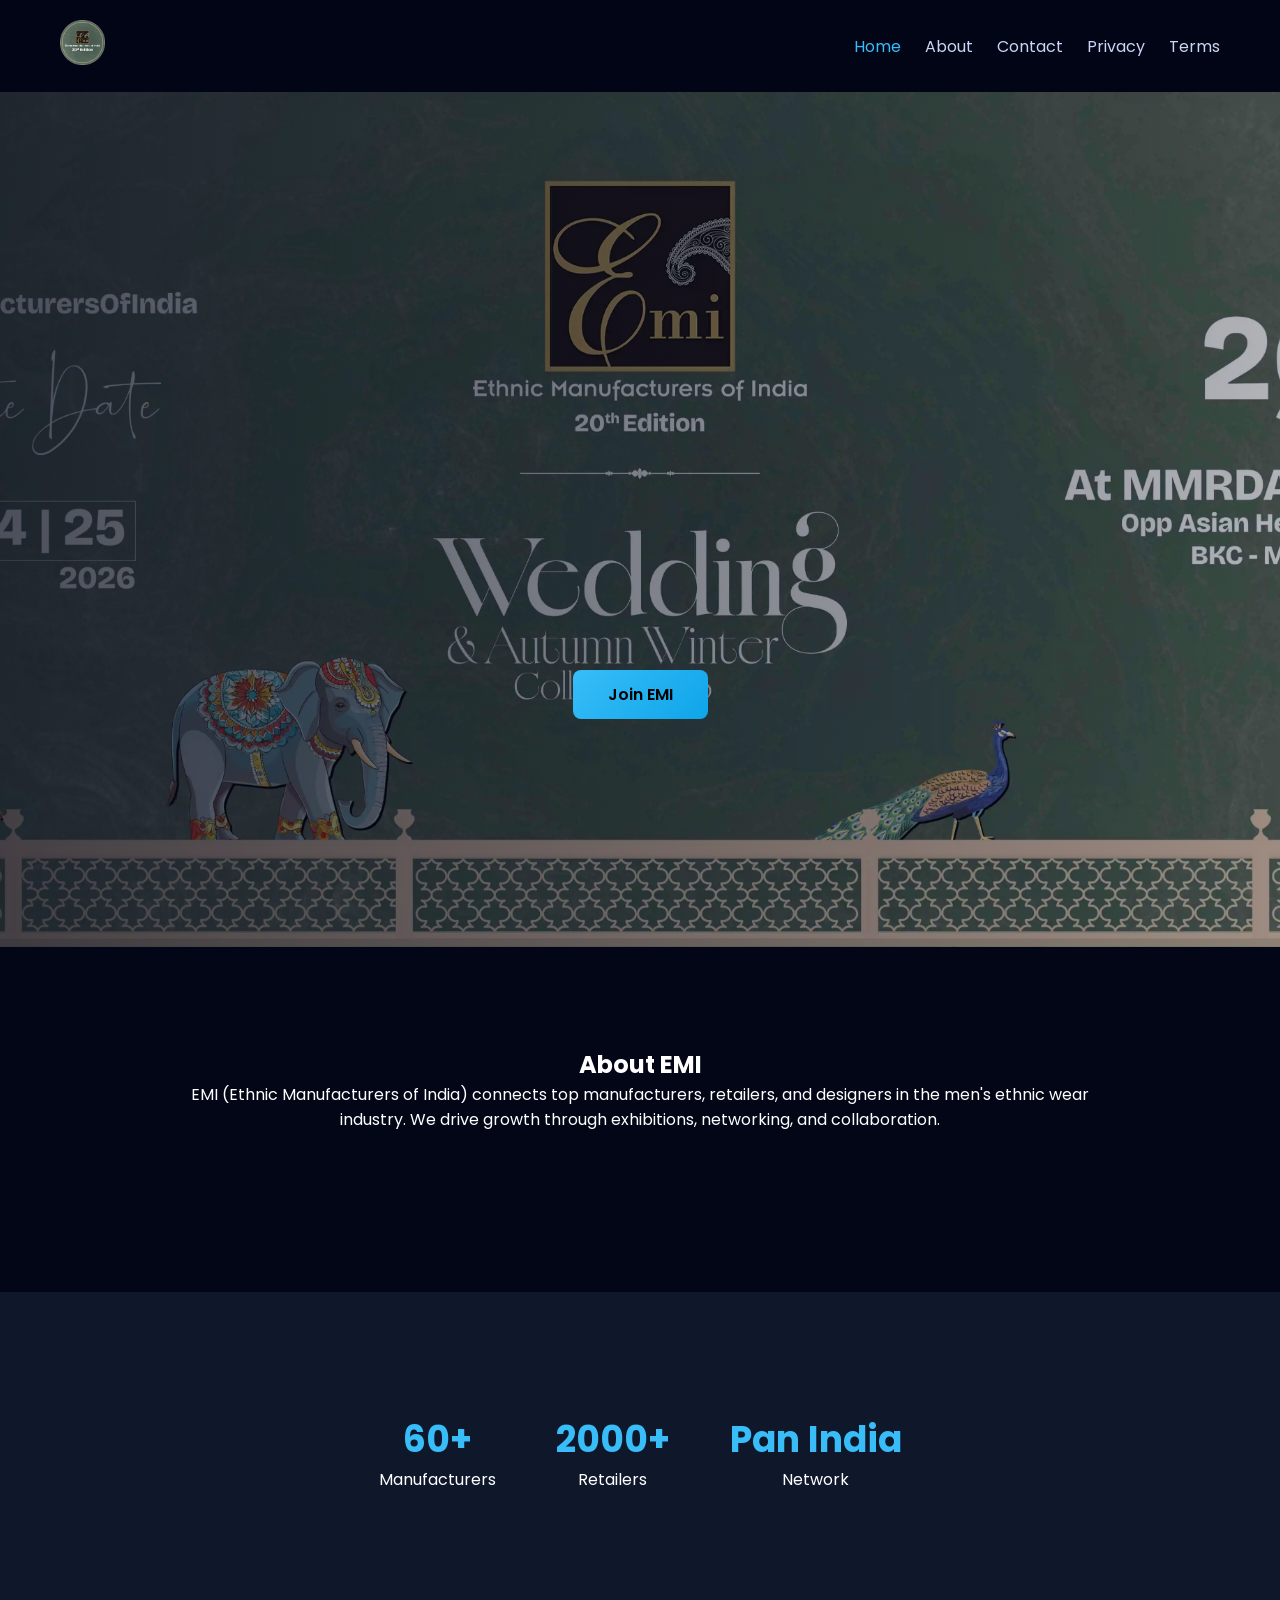
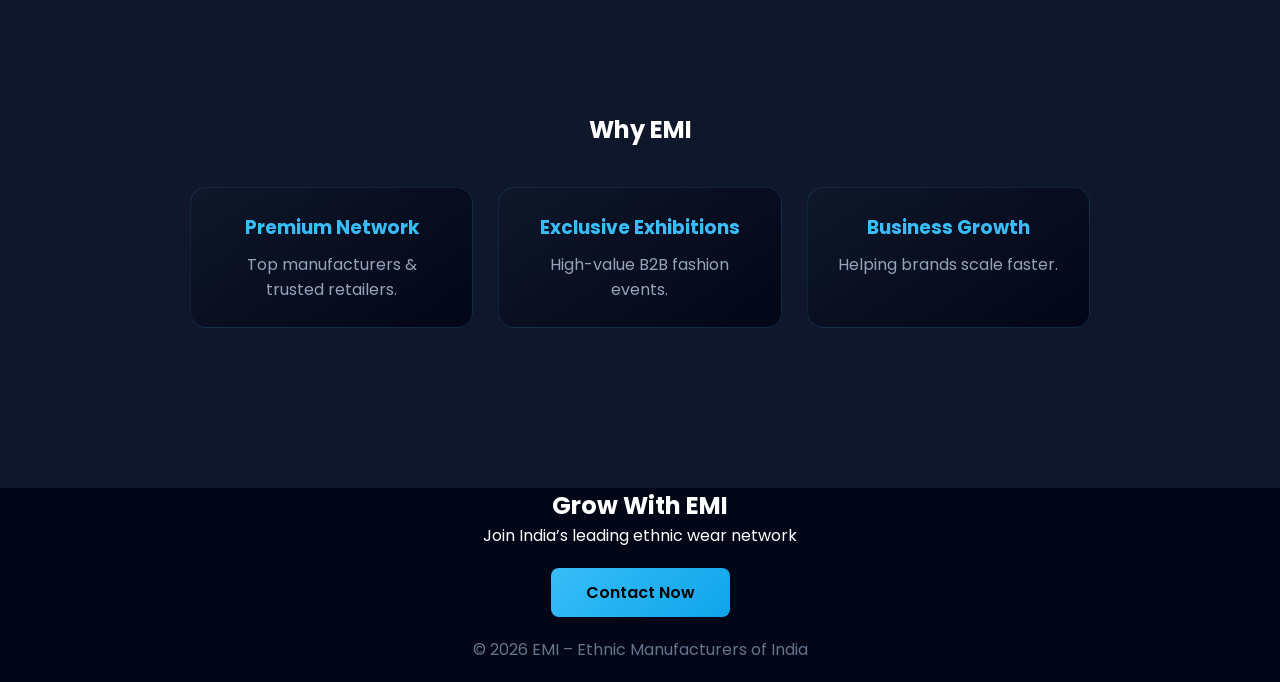
<file: index.html>
<!DOCTYPE html>
<html lang="en">
<head>
<meta charset="UTF-8">
<meta name="viewport" content="width=device-width, initial-scale=1.0">
<title>EMI – Ethnic Manufacturers of India</title>

<link href="https://fonts.googleapis.com/css2?family=Poppins:wght@300;400;600;700&display=swap" rel="stylesheet">
<link rel="stylesheet" href="style.css">
</head>

<body>

<!-- NAVBAR -->
<header>
     <a href="index.html"><img src="logo.png" class="logo-img"></a>

  <nav>
    <a href="index.html" class="active">Home</a>
    <a href="about.html">About</a>
    <a href="contact.html">Contact</a>
    <a href="privacy.html">Privacy</a>
    <a href="terms.html">Terms</a>
  </nav>
</header>

<!-- HERO -->
<section class="hero-home">
  <div class="hero-content">
    <a href="https://chat.whatsapp.com/CEU6uOWeICg1vIhnq0MqCm" class="btn">Join EMI</a>
  </div>
</section>

<!-- ABOUT -->
<section class="section">
  <div class="container">
    <h2>About EMI</h2>
    <p>
    EMI (Ethnic Manufacturers of India) connects top manufacturers, retailers, and designers in the men's ethnic wear industry. We drive growth through exhibitions, networking, and collaboration.
    </p>
  </div>
</section>

<!-- STATS -->
<section class="stats">
  <div class="stats-grid">
    <div>
      <h2>60+</h2>
      <p>Manufacturers</p>
    </div>
    <div>
      <h2>2000+</h2>
      <p>Retailers</p>
    </div>
    <div>
      <h2>Pan India</h2>
      <p>Network</p>
    </div>
  </div>
</section>

<!-- WHY EMI -->
<section class="section dark">
  <div class="container">
    <h2>Why EMI</h2>

    <div class="cards">
      <div class="card">
        <h3>Premium Network</h3>
        <p>Top manufacturers & trusted retailers.</p>
      </div>

      <div class="card">
        <h3>Exclusive Exhibitions</h3>
        <p>High-value B2B fashion events.</p>
      </div>

      <div class="card">
        <h3>Business Growth</h3>
        <p>Helping brands scale faster.</p>
      </div>
    </div>
  </div>
</section>

<!-- CTA -->
<section class="cta">
  <h2>Grow With EMI</h2>
  <p>Join India’s leading ethnic wear network</p>
  <a href="https://chat.whatsapp.com/CEU6uOWeICg1vIhnq0MqCm" class="btn">Contact Now</a>
</section>

<footer>
   <p>© 2026 EMI – Ethnic Manufacturers of India </p>
</footer>

</body>
</html>
</file>
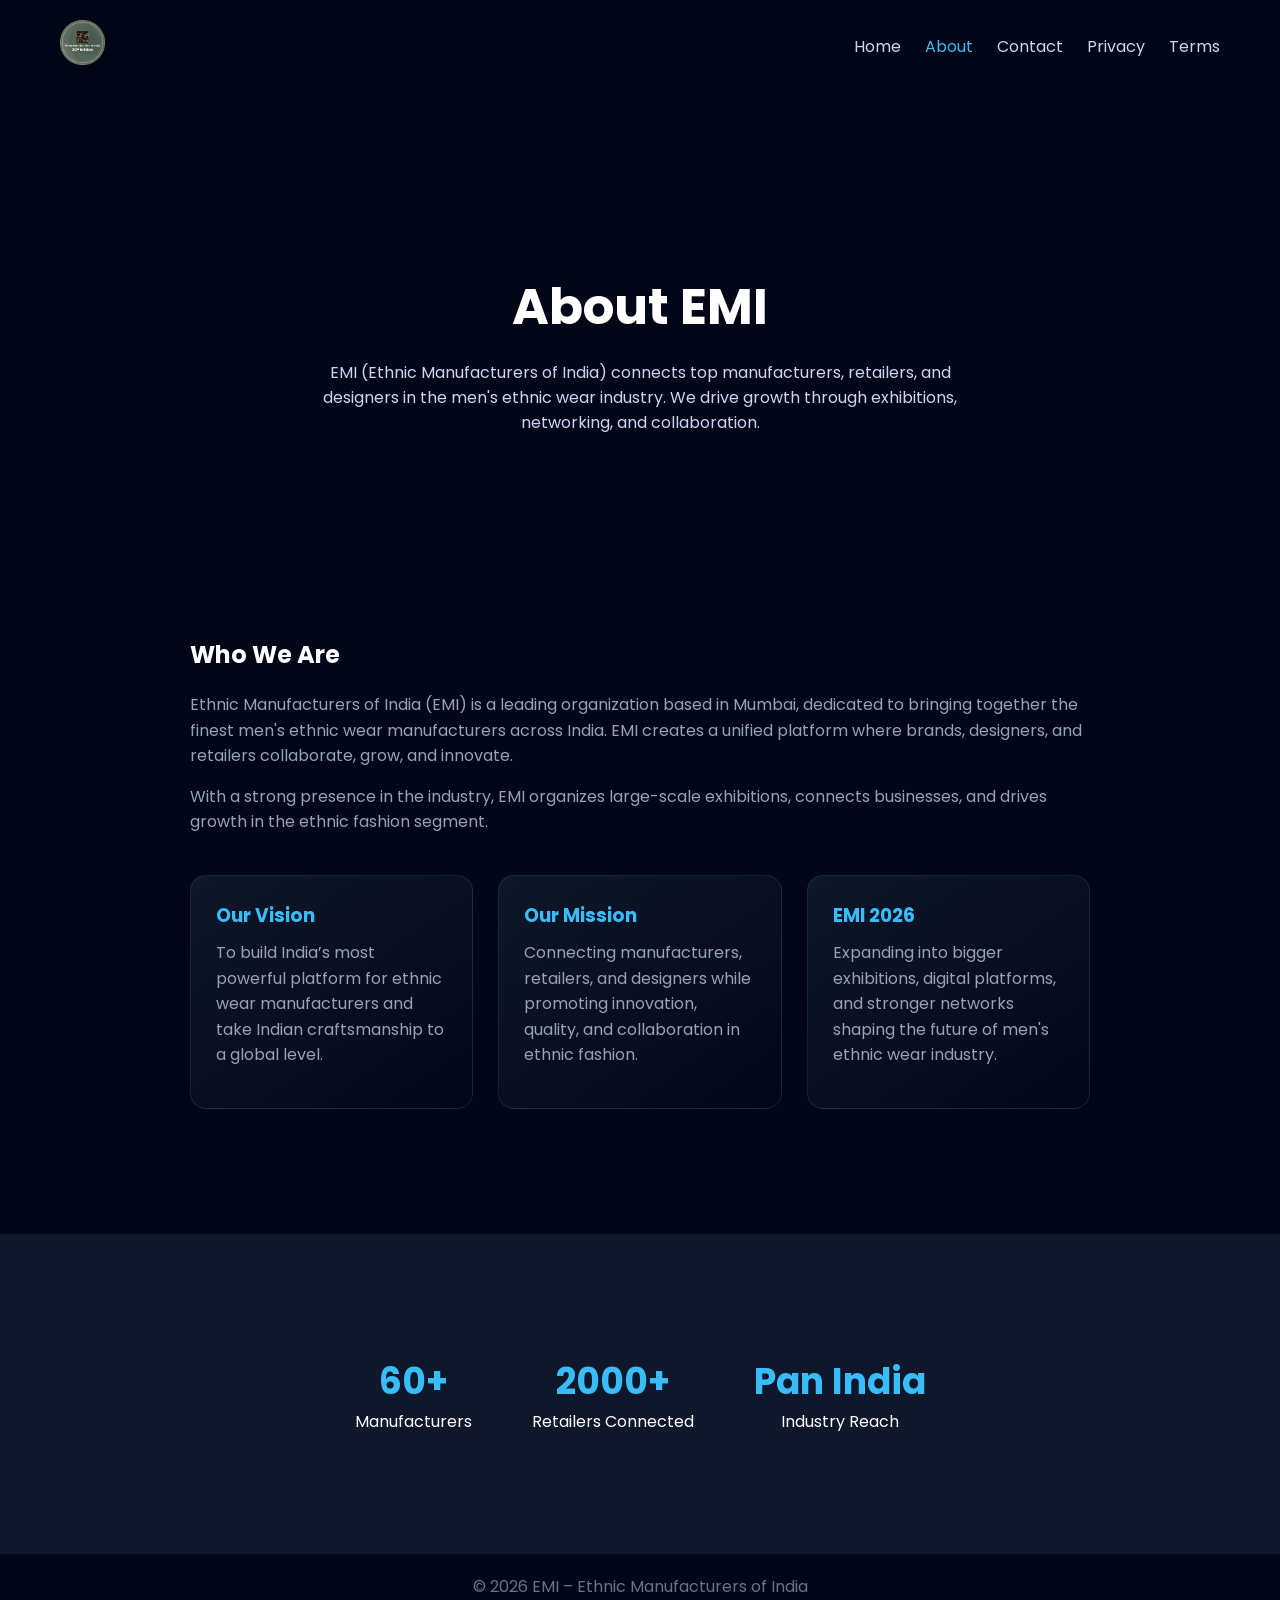
<file: about.html>
<!DOCTYPE html>
<html lang="en">
<head>
<meta charset="UTF-8">
<meta name="viewport" content="width=device-width, initial-scale=1.0">
<title>About EMI</title>

<!-- Google Font -->
<link href="https://fonts.googleapis.com/css2?family=Poppins:wght@300;400;600;700&display=swap" rel="stylesheet">

<link rel="stylesheet" href="style.css">
</head>

<body>

<!-- 🔝 NAVBAR -->
<header>
   <a href="index.html"><img src="logo.png" class="logo-img"></a>
  <nav>
    <a href="index.html">Home</a>
    <a href="about.html" class="active">About</a>
    <a href="contact.html">Contact</a>
    <a href="privacy.html">Privacy</a>
    <a href="terms.html">Terms</a>
  </nav>
</header>

<!-- 🚀 HERO -->
<section class="hero">
  <div class="hero-content">
    <h1>About EMI</h1>
    <p>EMI (Ethnic Manufacturers of India) connects top manufacturers, retailers, and designers in the men's ethnic wear industry. We drive growth through exhibitions, networking, and collaboration.</p>
  </div>
</section>

<!-- 🧾 ABOUT -->
<section class="about">
  <div class="container">

    <h2>Who We Are</h2>
    <p>
      Ethnic Manufacturers of India (EMI) is a leading organization based in Mumbai,
      dedicated to bringing together the finest men's ethnic wear manufacturers across India.
      EMI creates a unified platform where brands, designers, and retailers collaborate,
      grow, and innovate.
    </p>

    <p>
      With a strong presence in the industry, EMI organizes large-scale exhibitions,
      connects businesses, and drives growth in the ethnic fashion segment.
    </p>

    <!-- 🔲 CARDS -->
    <div class="cards">

      <div class="card">
        <h3>Our Vision</h3>
        <p>
          To build India’s most powerful platform for ethnic wear manufacturers and
          take Indian craftsmanship to a global level.
        </p>
      </div>

      <div class="card">
        <h3>Our Mission</h3>
        <p>
          Connecting manufacturers, retailers, and designers while promoting
          innovation, quality, and collaboration in ethnic fashion.
        </p>
      </div>

      <div class="card highlight">
        <h3>EMI 2026</h3>
        <p>
          Expanding into bigger exhibitions, digital platforms, and stronger networks
          shaping the future of men's ethnic wear industry.
        </p>
      </div>

    </div>

  </div>
</section>

<!-- 📊 STATS -->
<section class="stats">
  <div class="container stats-grid">
    <div>
      <h2>60+</h2>
      <p>Manufacturers</p>
    </div>
    <div>
      <h2>2000+</h2>
      <p>Retailers Connected</p>
    </div>
    <div>
      <h2>Pan India</h2>
      <p>Industry Reach</p>
    </div>
  </div>
</section>

<!-- 🔻 FOOTER -->
<footer>
   <p>© 2026 EMI – Ethnic Manufacturers of India </p>
</footer>

</body>
</html>
</file>
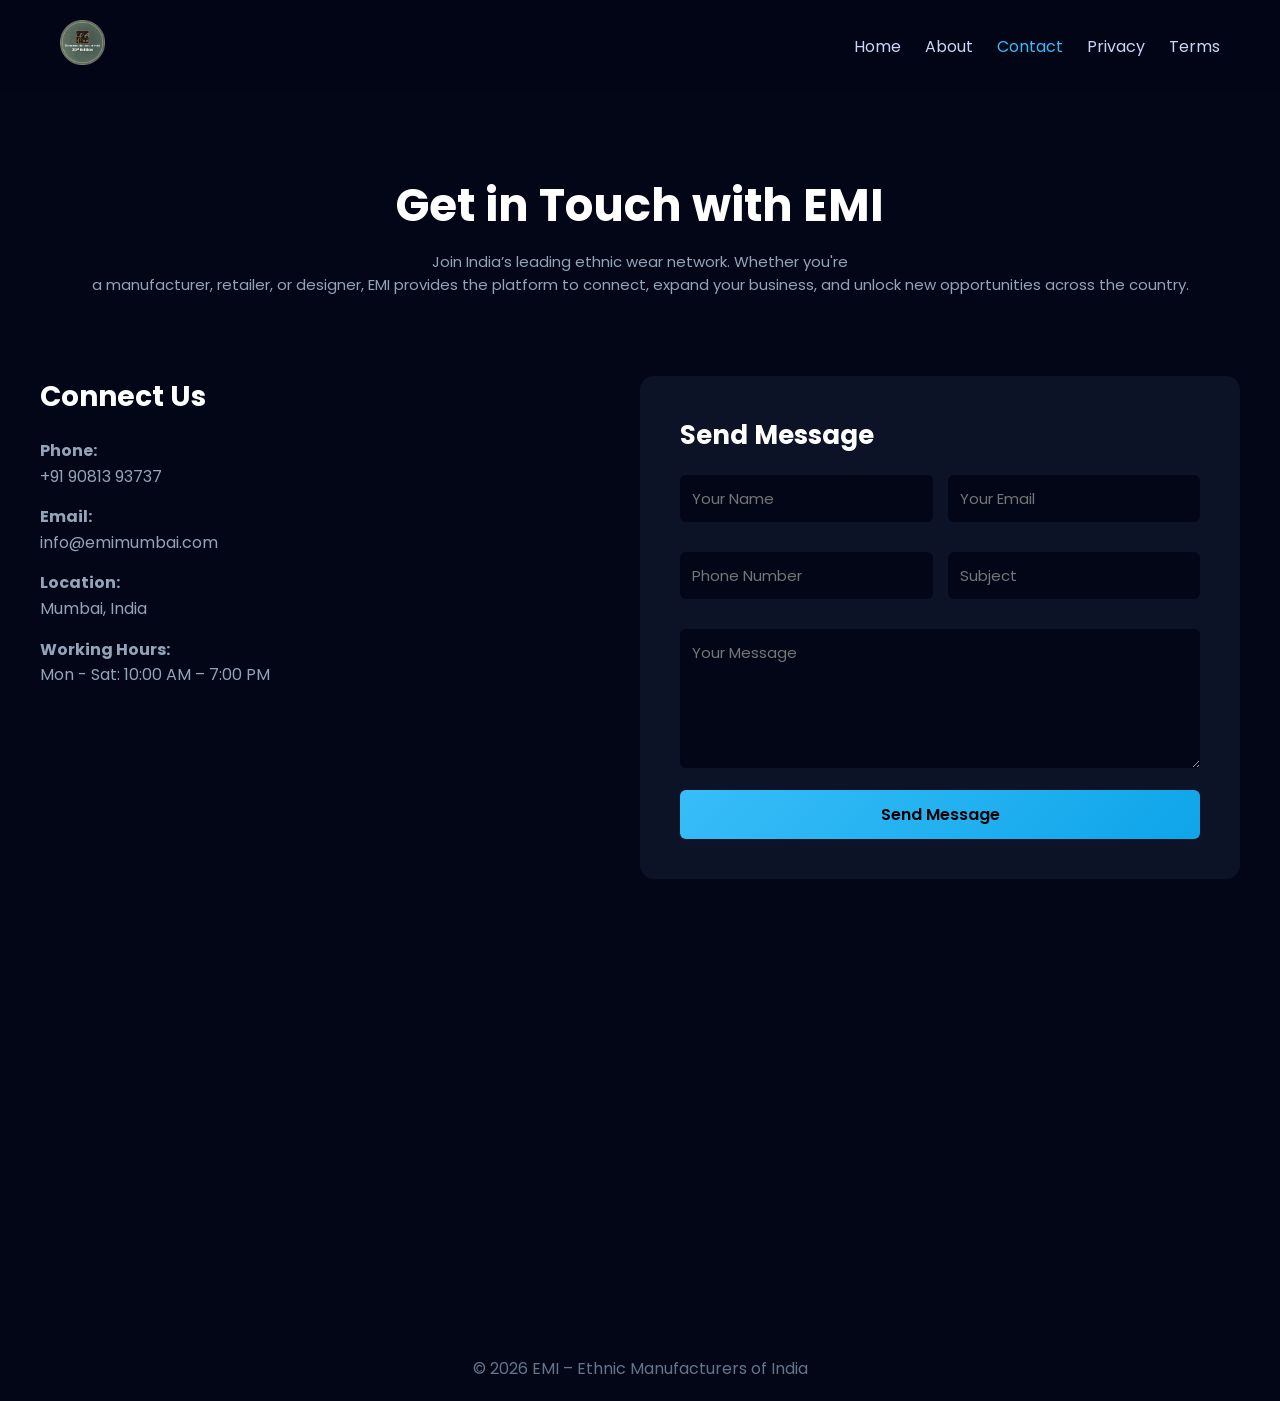
<file: contact.html>
<!DOCTYPE html>
<html lang="en">
<head>
<meta charset="UTF-8">
<meta name="viewport" content="width=device-width, initial-scale=1.0">
<title>Contact EMI</title>

<link href="https://fonts.googleapis.com/css2?family=Poppins:wght@300;400;600;700&display=swap" rel="stylesheet">
<link rel="stylesheet" href="style.css">

</head>
<body>

<!-- 🔝 NAVBAR -->
<header>
   <a href="index.html"><img src="logo.png" class="logo-img"></a>
  <nav>
    <a href="index.html">Home</a>
    <a href="about.html">About</a>
    <a href="contact.html" class="active">Contact</a>
    <a href="privacy.html">Privacy</a>
    <a href="terms.html">Terms</a>
  </nav>
</header>

<!-- 🚀 HERO -->
<section class="contact">
  <h1>Get in Touch with EMI </h1>
  <p>Join India’s leading ethnic wear network. Whether you're<br> a manufacturer, retailer, or designer, EMI provides the platform to connect, expand your business, and unlock new opportunities across the country.</p>
</section>

<!-- 📞 CONTACT SECTION -->
<section class="contact-section">
  <div class="contact-container">

    <!-- LEFT INFO -->
    <div class="contact-info">
      <h2>Connect Us</h2>

      <p><strong>Phone:</strong><br> +91 90813 93737 </p>
             <p><strong>Email:</strong><br>info@emimumbai.com</p>
      <p><strong>Location:</strong><br> Mumbai, India </p>
      <p><strong>Working Hours: </strong><br> Mon - Sat: 10:00 AM – 7:00 PM</p>
    </div>

    <!-- RIGHT FORM -->
    <div class="contact-form">
      <h2>Send Message</h2>

      <form action="https://formsubmit.co/sanghviinfotechforemi@gmail.com" method="POST">

        <div class="form-row">
          <input type="text" name="name" placeholder="Your Name" required>
          <input type="email" name="email" placeholder="Your Email" required>
        </div>

        <div class="form-row">
          <input type="tel" name="phone" placeholder="Phone Number" required>
          <input type="text" name="subject" placeholder="Subject">
        </div>

        <textarea name="message" placeholder="Your Message" rows="5" required></textarea>

        <!-- Hidden -->
        <input type="hidden" name="_captcha" value="false">
        <input type="hidden" name="_subject" value="New EMI Inquiry 📩">
        <input type="hidden" name="_next" value="https://emimumbai.com/thankyou.html">
        <input type="hidden" name="_template" value="table">

        <button type="submit">Send Message</button>
      </form>
    </div>

  </div>
</section>

<!-- 🗺️ MAP -->
<section class="map">
  <iframe 
    src="https://maps.google.com/maps?q=Mumbai&t=&z=13&ie=UTF8&iwloc=&output=embed"
    frameborder="0"
    allowfullscreen>
  </iframe>
</section>

<!-- 🔻 FOOTER -->
<footer>
  <p>© 2026 EMI – Ethnic Manufacturers of India </p>
</footer>

</body>
</html>
</file>
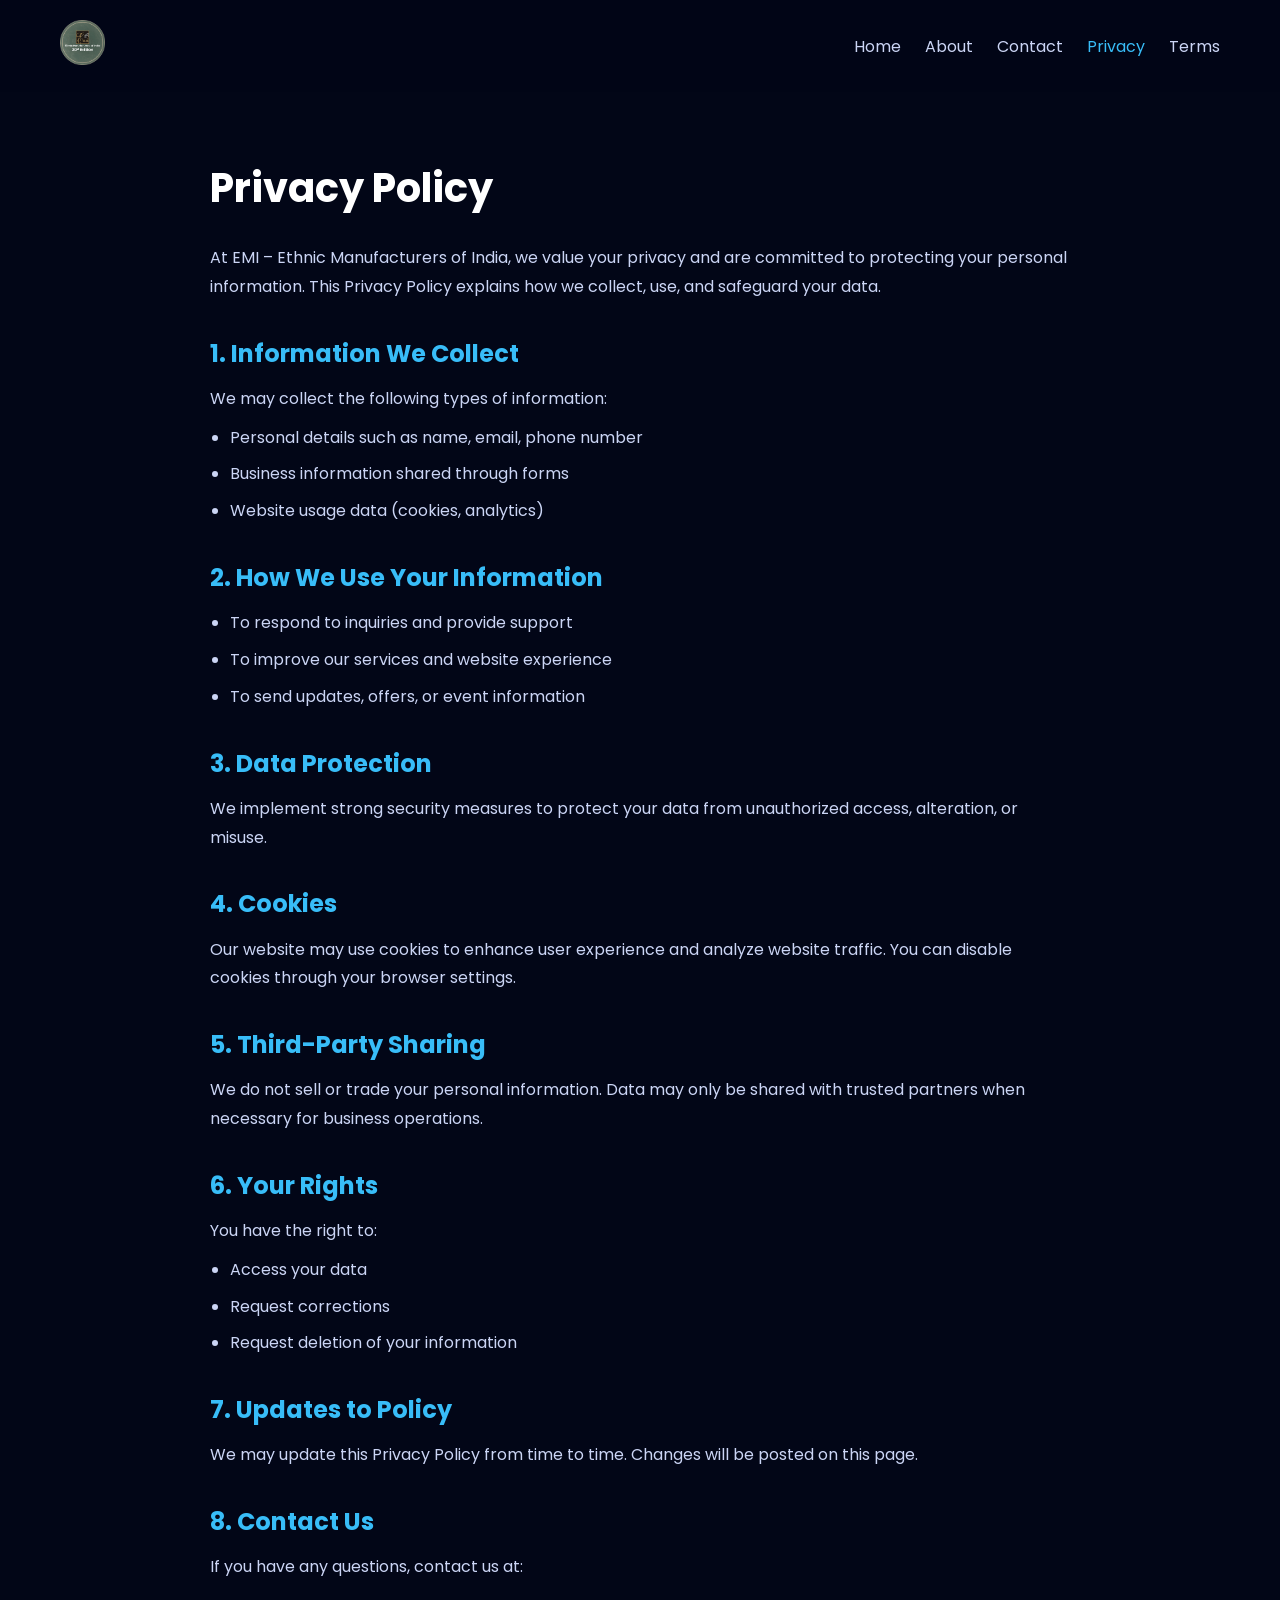
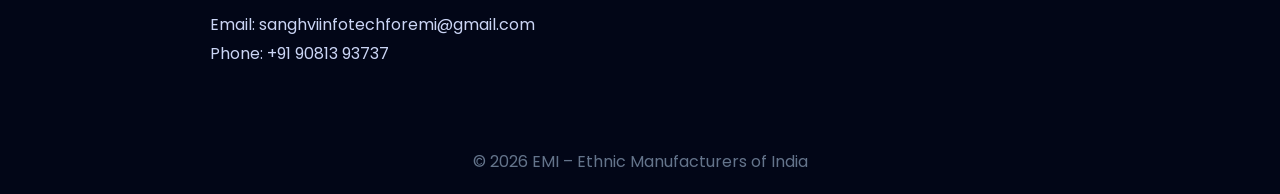
<file: privacy.html>
<!DOCTYPE html>
<html lang="en">
<head>
<meta charset="UTF-8">
<meta name="viewport" content="width=device-width, initial-scale=1.0">
<title>Privacy Policy - EMI</title>

<link href="https://fonts.googleapis.com/css2?family=Poppins:wght@300;400;600&display=swap" rel="stylesheet">
<link rel="stylesheet" href="style.css">

<style>
.policy-container {
  max-width: 900px;
  margin: auto;
  padding: 60px 20px;
  line-height: 1.8;
}

.policy-container h1 {
  font-size: 40px;
  margin-bottom: 20px;
}

.policy-container h2 {
  margin-top: 30px;
  color: #38bdf8;
}

.policy-container p {
  color: #cbd5f5;
  margin-top: 10px;
}

.policy-container ul {
  margin-top: 10px;
  padding-left: 20px;
  color: #cbd5f5;
}

.policy-container li {
  margin-bottom: 8px;
}
</style>

</head>
<body>

<header>
   <a href="index.html"><img src="logo.png" class="logo-img"></a>
  <nav>
    <a href="index.html">Home</a>
    <a href="about.html">About</a>
    <a href="contact.html">Contact</a>
    <a href="privacy.html" class="active">Privacy</a>
    <a href="terms.html">Terms</a>
  </nav>
</header>

<section class="policy-container">

<h1>Privacy Policy</h1>

<p>
At EMI – Ethnic Manufacturers of India, we value your privacy and are committed
to protecting your personal information. This Privacy Policy explains how we collect,
use, and safeguard your data.
</p>

<h2>1. Information We Collect</h2>
<p>We may collect the following types of information:</p>
<ul>
<li>Personal details such as name, email, phone number</li>
<li>Business information shared through forms</li>
<li>Website usage data (cookies, analytics)</li>
</ul>

<h2>2. How We Use Your Information</h2>
<ul>
<li>To respond to inquiries and provide support</li>
<li>To improve our services and website experience</li>
<li>To send updates, offers, or event information</li>
</ul>

<h2>3. Data Protection</h2>
<p>
We implement strong security measures to protect your data from unauthorized access,
alteration, or misuse.
</p>

<h2>4. Cookies</h2>
<p>
Our website may use cookies to enhance user experience and analyze website traffic.
You can disable cookies through your browser settings.
</p>

<h2>5. Third-Party Sharing</h2>
<p>
We do not sell or trade your personal information. Data may only be shared with trusted
partners when necessary for business operations.
</p>

<h2>6. Your Rights</h2>
<p>You have the right to:</p>
<ul>
<li>Access your data</li>
<li>Request corrections</li>
<li>Request deletion of your information</li>
</ul>

<h2>7. Updates to Policy</h2>
<p>
We may update this Privacy Policy from time to time. Changes will be posted on this page.
</p>

<h2>8. Contact Us</h2>
<p>
If you have any questions, contact us at:<br><br>
Email: sanghviinfotechforemi@gmail.com<br>
Phone: +91 90813 93737
</p>

</section>

<footer>
   <p>© 2026 EMI – Ethnic Manufacturers of India </p>
</footer>

</body>
</html>
</file>
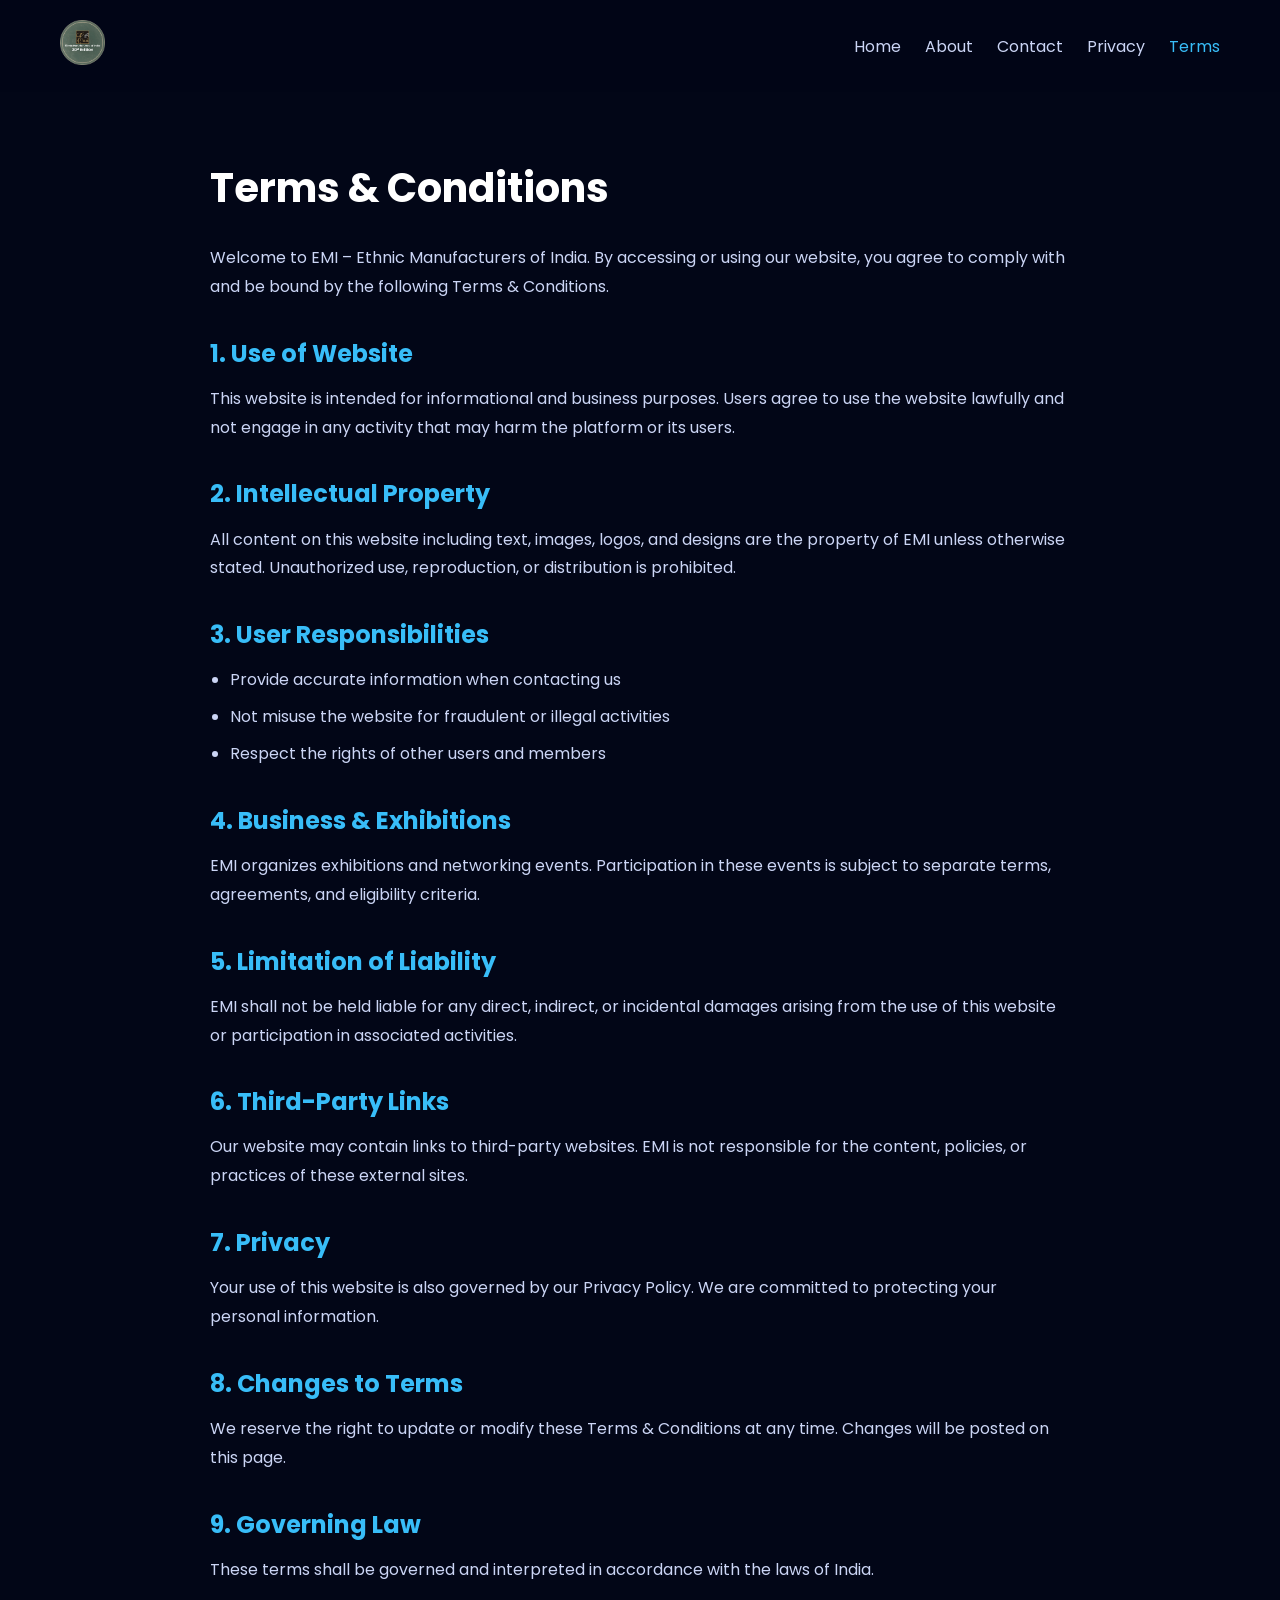
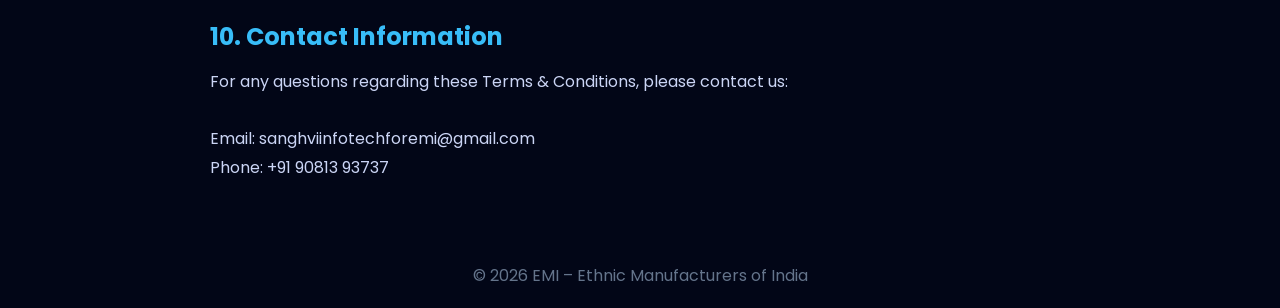
<file: terms.html>
<!DOCTYPE html>
<html lang="en">
<head>
<meta charset="UTF-8">
<meta name="viewport" content="width=device-width, initial-scale=1.0">
<title>Terms & Conditions - EMI</title>

<link href="https://fonts.googleapis.com/css2?family=Poppins:wght@300;400;600&display=swap" rel="stylesheet">
<link rel="stylesheet" href="style.css">

<style>
.terms-container {
  max-width: 900px;
  margin: auto;
  padding: 60px 20px;
  line-height: 1.8;
}

.terms-container h1 {
  font-size: 40px;
  margin-bottom: 20px;
}

.terms-container h2 {
  margin-top: 30px;
  color: #38bdf8;
}

.terms-container p {
  color: #cbd5f5;
  margin-top: 10px;
}

.terms-container ul {
  margin-top: 10px;
  padding-left: 20px;
  color: #cbd5f5;
}

.terms-container li {
  margin-bottom: 8px;
}
</style>

</head>
<body>

<header>
   <a href="index.html"><img src="logo.png" class="logo-img"></a>
  <nav>
    <a href="index.html">Home</a>
    <a href="about.html">About</a>
    <a href="contact.html">Contact</a>
    <a href="privacy.html">Privacy</a>
    <a href="terms.html" class="active">Terms</a>
  </nav>
</header>

<section class="terms-container">

<h1>Terms & Conditions</h1>

<p>
Welcome to EMI – Ethnic Manufacturers of India. By accessing or using our website,
you agree to comply with and be bound by the following Terms & Conditions.
</p>

<h2>1. Use of Website</h2>
<p>
This website is intended for informational and business purposes. Users agree to use
the website lawfully and not engage in any activity that may harm the platform or its users.
</p>

<h2>2. Intellectual Property</h2>
<p>
All content on this website including text, images, logos, and designs are the property
of EMI unless otherwise stated. Unauthorized use, reproduction, or distribution is prohibited.
</p>

<h2>3. User Responsibilities</h2>
<ul>
<li>Provide accurate information when contacting us</li>
<li>Not misuse the website for fraudulent or illegal activities</li>
<li>Respect the rights of other users and members</li>
</ul>

<h2>4. Business & Exhibitions</h2>
<p>
EMI organizes exhibitions and networking events. Participation in these events is subject
to separate terms, agreements, and eligibility criteria.
</p>

<h2>5. Limitation of Liability</h2>
<p>
EMI shall not be held liable for any direct, indirect, or incidental damages arising from
the use of this website or participation in associated activities.
</p>

<h2>6. Third-Party Links</h2>
<p>
Our website may contain links to third-party websites. EMI is not responsible for the
content, policies, or practices of these external sites.
</p>

<h2>7. Privacy</h2>
<p>
Your use of this website is also governed by our Privacy Policy. We are committed to
protecting your personal information.
</p>

<h2>8. Changes to Terms</h2>
<p>
We reserve the right to update or modify these Terms & Conditions at any time.
Changes will be posted on this page.
</p>

<h2>9. Governing Law</h2>
<p>
These terms shall be governed and interpreted in accordance with the laws of India.
</p>

<h2>10. Contact Information</h2>
<p>
For any questions regarding these Terms & Conditions, please contact us:<br><br>
Email: sanghviinfotechforemi@gmail.com<br>
Phone: +91 90813 93737
</p>

</section>

<footer>
   <p>© 2026 EMI – Ethnic Manufacturers of India </p>
</footer>

</body>
</html>
</file>
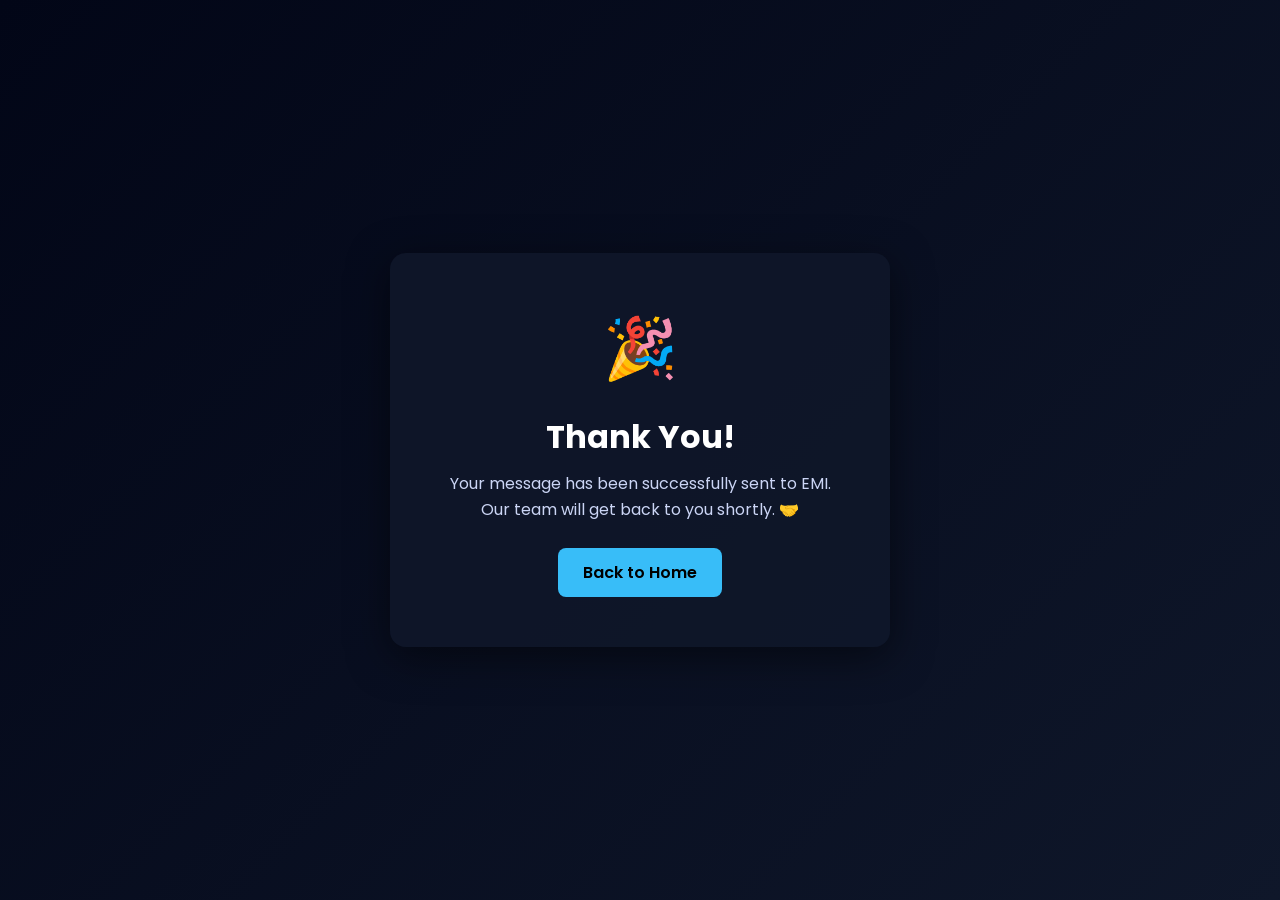
<file: thankyou.html>
<!DOCTYPE html>
<html lang="en">
<head>
<meta charset="UTF-8">
<meta name="viewport" content="width=device-width, initial-scale=1.0">
<title>Thank You - EMI</title>

<link href="https://fonts.googleapis.com/css2?family=Poppins:wght@300;400;600;700&display=swap" rel="stylesheet">

<style>
* {
  margin: 0;
  padding: 0;
  box-sizing: border-box;
  font-family: 'Poppins', sans-serif;
}

body {
  height: 100vh;
  display: flex;
  align-items: center;
  justify-content: center;
  background: linear-gradient(135deg, #020617, #0f172a);
  color: #fff;
  text-align: center;
}

/* CARD */
.card {
  background: rgba(15, 23, 42, 0.9);
  padding: 50px;
  border-radius: 16px;
  max-width: 500px;
  width: 90%;
  box-shadow: 0 10px 40px rgba(0,0,0,0.5);
}

/* ICON */
.icon {
  font-size: 60px;
  margin-bottom: 20px;
}

/* TEXT */
h1 {
  font-size: 32px;
  margin-bottom: 10px;
}

p {
  color: #cbd5f5;
  margin-bottom: 25px;
  line-height: 1.6;
}

/* BUTTON */
.btn {
  display: inline-block;
  padding: 12px 25px;
  background: #38bdf8;
  color: #000;
  text-decoration: none;
  border-radius: 8px;
  font-weight: 600;
  transition: 0.3s;
}

.btn:hover {
  background: #0ea5e9;
}
</style>
</head>

<body>

<div class="card">
  <div class="icon">🎉</div>

  <h1>Thank You!</h1>

  <p>
    Your message has been successfully sent to EMI.<br>
    Our team will get back to you shortly. 🤝
  </p>

  <a href="index.html" class="btn">Back to Home</a>
</div>

</body>
</html>
</file>
<file: style.css>
/* ===== RESET ===== */
* {
  margin: 0;
  padding: 0;
  box-sizing: border-box;
  font-family: 'Poppins', sans-serif;
}

body {
  background: #020617;
  color: #fff;
}

/* ===== NAVBAR ===== */
header {
  display: flex;
  justify-content: space-between;
  align-items: center;
  padding: 20px 60px;
  background: rgba(2,6,23,0.9);
  position: sticky;
  top: 0;
}

.logo-img {
  height: 45px;
}

nav a {
  margin-left: 20px;
  text-decoration: none;
  color: #cbd5f5;
  transition: 0.3s;
}

nav a:hover,
.active {
  color: #38bdf8;
}

/* ===== HERO HOME (ONLY THIS HAS IMAGE) ===== */
.hero-home {
  height: 95vh;
  background:
    linear-gradient(to right, rgba(2,6,23,0.7), rgba(2,6,23,0.3)),
    url('bg.webp') center/cover no-repeat;
  display: flex;
  align-items: center;
  justify-content: center;
  text-align: center;
}

.hero-content {
  max-width: 700px;
}

.hero-content h1 {
  font-size: 50px;
  margin-bottom: 15px;
}

.hero-content p {
  color: #cbd5f5;
  margin-bottom: 20px;
}

/* ===== HERO OTHER PAGES ===== */
.hero {
  height: 60vh;
  background: #020617;
  display: flex;
  align-items: center;
  justify-content: center;
  text-align: center;
}

/* ===== BUTTON ===== */
.btn {
  padding: 12px 35px;
  background: linear-gradient(135deg, #38bdf8, #0ea5e9);
  color: #000;
  border-radius: 8px;
  text-decoration: none;
  font-weight: 600;
  transition: 0.3s;

  margin-top: 350px;   /* 👈 moves button down */
  display: inline-block;
}

.btn:hover {
  transform: scale(1.05);
}

/* ===== SECTION ===== */
.section {
  padding: 80px 20px;
  text-align: center;
}

.section.dark {
  background: #0f172a;
}

.container {
  max-width: 900px;
  margin: auto;
}
.section.dark h2 {
  margin-bottom: 15px;   /* 👈 space between title & cards */
}

/* ===== STATS ===== */
.stats {
  padding: 100px 50px 30px;   /* 👈 reduce bottom space */
}

.stats-grid div {
  padding: 40px 0px;
  border-radius: 12px;
  transition: 0.3s;
}

.stats-grid div:hover {
  transform: translateY(-5px);
  background: rgba(56,189,248,0.05);
}

.stats h2 {
  font-size: 36px;
  color: #38bdf8;
}


/* ===== CARDS ===== */
.cards {
  display: flex;
  gap: 25px;
  flex-wrap: wrap;
  justify-content: center;
  
}
/* ===== CARD ===== */
.card {
  flex: 1;
  min-width: 250px;
  max-width: 300px;

  padding: 25px;
  border-radius: 16px;

  background: linear-gradient(145deg, #0f172a, #020617);
  border: 1px solid rgba(56,189,248,0.15);

  transition: 0.4s;
}
.section {
  padding: 100px 20px;  /* increase from 80 */
}
/* ===== HOVER ===== */
.card:hover {
  transform: translateY(-10px) scale(1.02);
  border-color: #38bdf8;
  box-shadow: 
    0 10px 30px rgba(0,0,0,0.5),
    0 0 20px rgba(56,189,248,0.2);
}

/* ===== TEXT ===== */
.card h3 {
  color: #38bdf8;
  margin-bottom: 10px;
}

.card p {
  color: #94a3b8;
}

/* ===== GALLERY ===== */
.gallery {
  padding: 60px 20px;
  text-align: center;
}

.gallery-grid {
  display: grid;
  grid-template-columns: repeat(auto-fit, minmax(220px,1fr));
  gap: 15px;
  margin-top: 30px;
}

.gallery img {
  width: 100%;
  height: 260px;
  object-fit: cover;
  border-radius: 12px;
  transition: 0.4s;
}

.gallery img:hover {
  transform: scale(1.08);
}

/* ===== CONTACT ===== */
.contact-container {
  display: flex;
  gap: 60px;
  max-width: 1100px;
  margin: auto;
  flex-wrap: wrap;
}

.contact-info {
  flex: 1;
}

.contact-info p {
  color: #94a3b8;
}

.contact-form {
  flex: 1;
  background: #0f172a;
  padding: 25px;
  border-radius: 12px;
}

.form-row {
  display: flex;
  gap: 15px;
}

.form-row input {
  flex: 1;
}

.contact-form input,
.contact-form textarea {
  width: 100%;
  padding: 12px;
  margin-bottom: 15px;
  border-radius: 6px;
  border: none;
  background: #020617;
  color: #fff;
}

.contact-form button {
  width: 100%;
  padding: 12px;
  background: #38bdf8;
  border: none;
  border-radius: 6px;
  font-weight: 600;
  cursor: pointer;
}

/* ===== CTA ===== */
.cta {
  text-align: center;
}

.cta .btn {
  margin-top: 20px;
  display: inline-block;   /* 👈 THIS IS THE FIX */
}
/* ===== FOOTER ===== */
footer {
  padding: 20px;
  text-align: center;
  color: #64748b;
}

/* ===== MOBILE ===== */
@media(max-width:768px) {
  header {
    padding: 15px 20px;
  }

  .hero-content h1 {
    font-size: 32px;
  }

  .stats-grid,
  .cards,
  .contact-container,
  .form-row {
    flex-direction: column;
  }
}
/* ===== ABOUT SECTION ===== */
.about {
  padding: 5px 20px;   /* 👈 more breathing space */
}

.about h2 {
  margin-bottom: 20px;
}

.about p {
  margin-bottom: 15px;
  color: #94a3b8;
  line-height: 1.6;
}

/* ===== CARDS ===== */
.cards {
  display: flex;
  gap: 25px;
  margin-top: 40px;
  margin-bottom: 60px;   /* 👈 KEY FIX (space before stats) */
  flex-wrap: wrap;
  justify-content: center;
}

/* ===== CARD ===== */
.card {
  flex: 1;
  min-width: 250px;
  max-width: 300px;

  padding: 25px;
  border-radius: 16px;

  background: linear-gradient(145deg, #0f172a, #020617);
  border: 1px solid rgba(56,189,248,0.15);

  transition: 0.3s;
}

.card:hover {
  transform: translateY(-8px);
  box-shadow: 0 10px 30px rgba(56,189,248,0.2);
}

.card h3 {
  color: #38bdf8;
  margin-bottom: 10px;
}

.card p {
  color: #94a3b8;
}

/* ===== STATS ===== */
.stats {
  margin-top: 60px;      /* 👈 space from cards */
  padding: 80px 20px;
  background: #0f172a;
}

.stats-grid {
  display: flex;
  justify-content: center;
  gap: 60px;
  text-align: center;
  flex-wrap: wrap;
}

.stats h2 {
  font-size: 36px;
  color: #38bdf8;
}

/* ===== MOBILE ===== */
@media(max-width:768px) {
  .cards {
    flex-direction: column;
  }

  .stats-grid {
    flex-direction: column;
    gap: 20px;
  }
}


/* ===== CONTACT HERO ===== */
.contact {
  padding: 80px 20px 40px;
  text-align: center;
}

.contact h1 {
  font-size: 45px;
  margin-bottom: 10px;
}

.contact p {
  color: #94a3b8;
   font-size: 15px;
}

/* ===== CONTACT SECTION ===== */
.contact-section {
  padding: 40px 20px;
}

/* MAIN CONTAINER */
.contact-container {
  display: flex;
  gap: 40px;
  max-width: 100px;
  margin: auto;
  align-items: flex-start;
  flex-wrap: wrap;
}

/* LEFT SIDE */
.contact-info {
  flex: 1;
  min-width: 250px;
}

.contact-info h2 {
  margin-bottom: 20px;
}

.contact-info p {
  margin-bottom: 15px;
  color: #94a3b8;
}

/* RIGHT FORM */
.contact-form {
  flex: 1;
  min-width: 300px;

  background: rgba(15, 23, 42, 0.8);
  padding: 30px;
  border-radius: 12px;
}

.contact-form h2 {
  margin-bottom: 15px;
}

/* INPUT ROW */
.form-row {
  display: flex;
  gap: 15px;
  margin-bottom: 15px;
}

.form-row input {
  flex: 1;
}

/* INPUTS */
.contact-form input,
.contact-form textarea {
  width: 100%;
  padding: 12px;
  border-radius: 6px;
  border: none;
  background: #020617;
  color: #fff;
  margin-bottom: 15px;
}

/* BUTTON */
.contact-form button {
  width: 100%;
  padding: 12px;
  background: linear-gradient(135deg, #38bdf8, #0ea5e9);
  border: none;
  border-radius: 6px;
  color: #000;
  font-weight: 600;
  cursor: pointer;
}

.contact-form button:hover {
  transform: scale(1.03);
}

/* ===== MAP FIX ===== */
.map {
  margin-top: 60px;
}

.map iframe {
  width: 100%;
  height: 350px;
  border: none;
}

/* ===== MOBILE ===== */
@media(max-width:768px) {
  .contact-container {
    flex-direction: column;
  }

  .form-row {
    flex-direction: column;
  }
}
/* ===== CONTACT CONTAINER WIDTH ===== */
.contact-container {
  max-width: 1200px;   /* 👈 wider layout */
  margin: auto;
  gap: 80px;           /* more space between left & form */
}

/* ===== LEFT TEXT SIZE ===== */
.contact-info h2 {
  font-size: 28px;
  margin-bottom: 20px;
}

.contact-info p {
  font-size: 16px;
  line-height: 1.6;
  color: #94a3b8;
}

/* ===== FORM TITLE ===== */
.contact-form h2 {
  font-size: 26px;
  margin-bottom: 20px;
}

/* ===== INPUT TEXT ===== */
.contact-form input,
.contact-form textarea {
  font-size: 15px;
}

/* ===== BUTTON TEXT ===== */
.contact-form button {
  font-size: 16px;
}
.contact-form {
  padding: 40px;   /* bigger box */
  border-radius: 14px;
}
</file>
